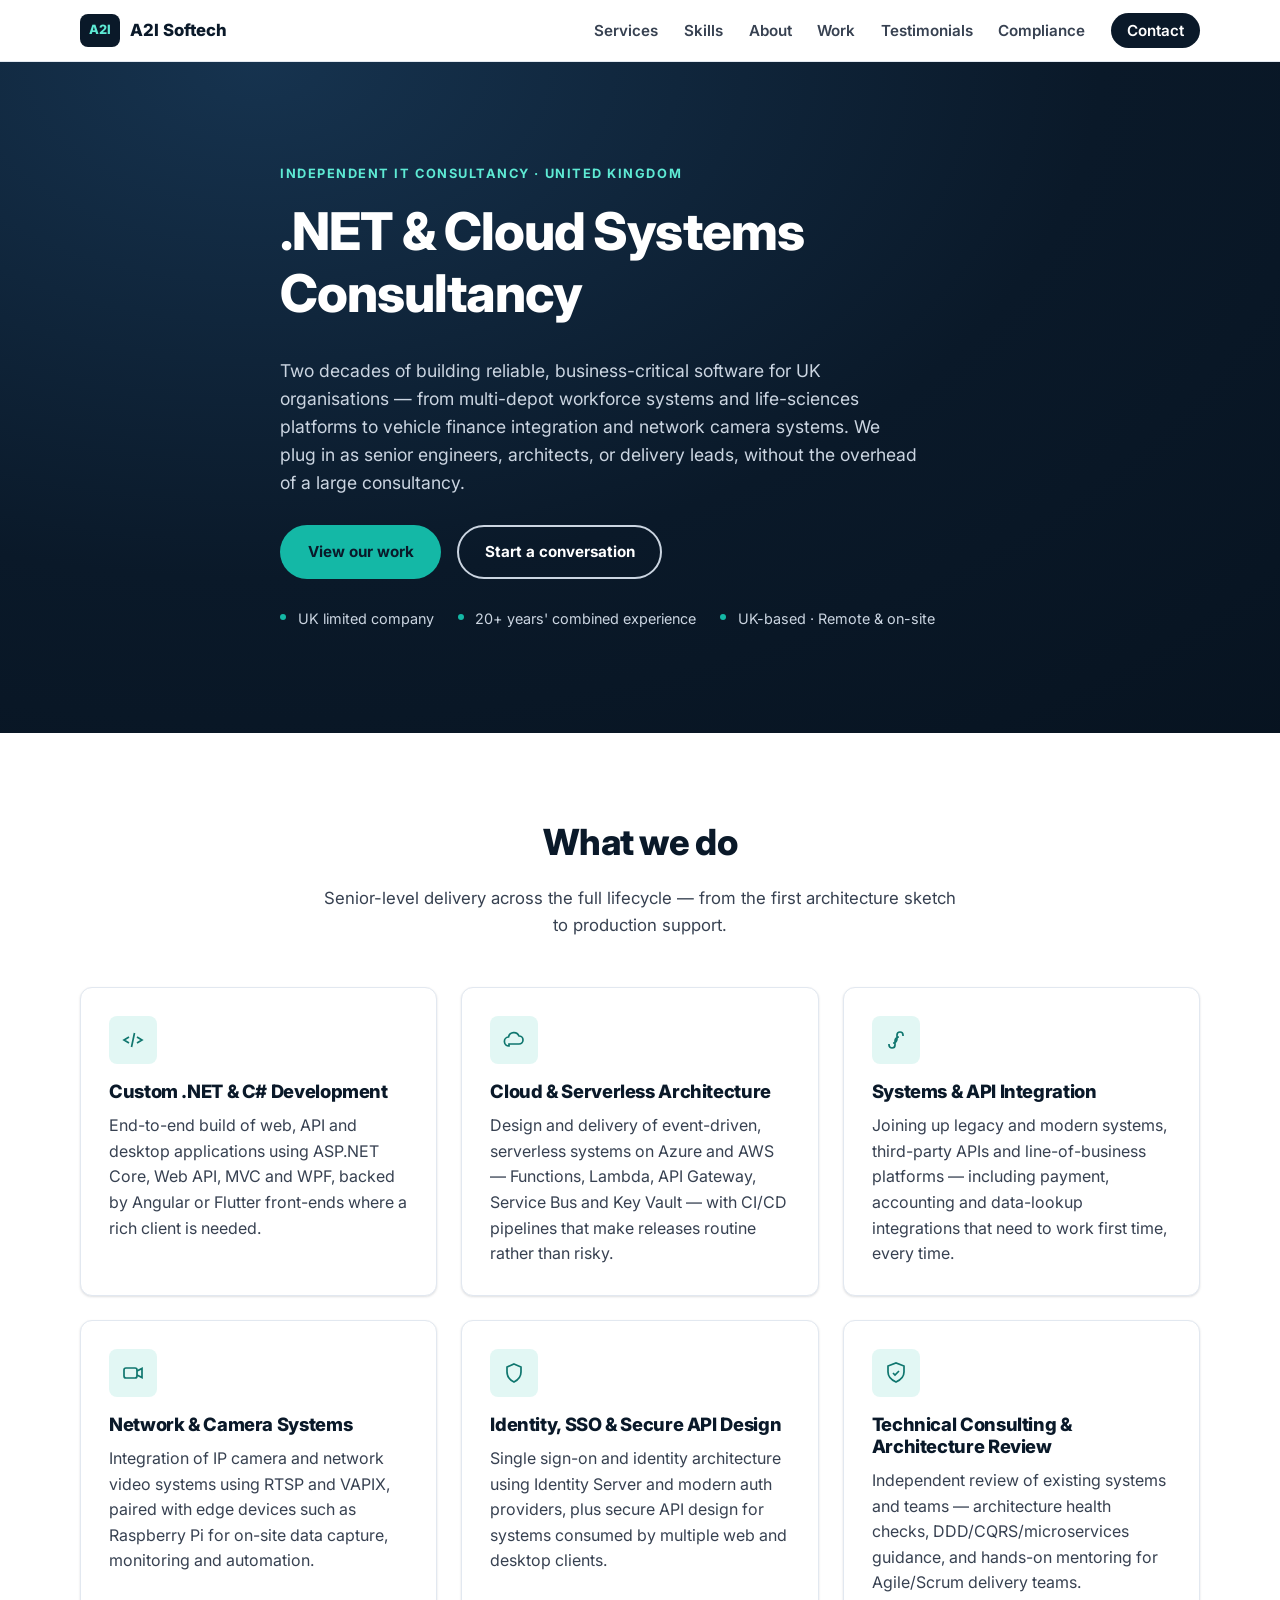
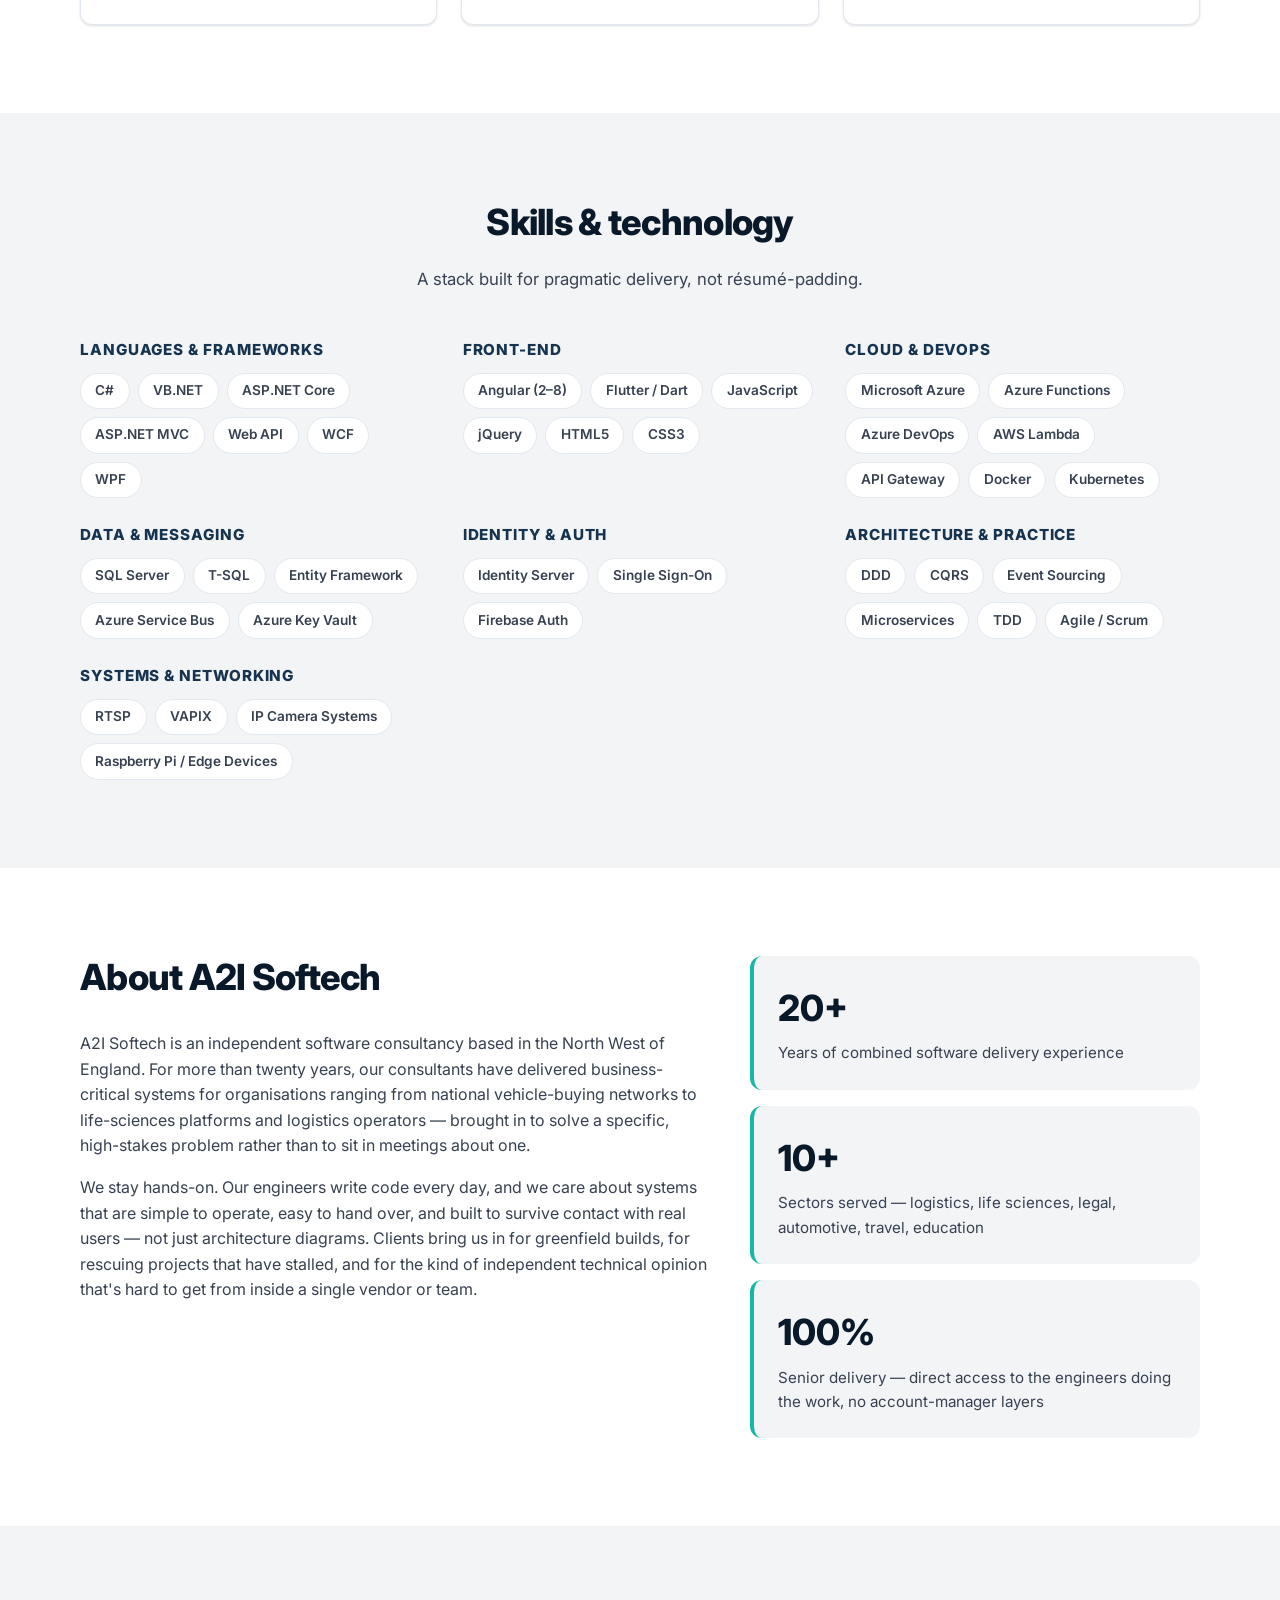
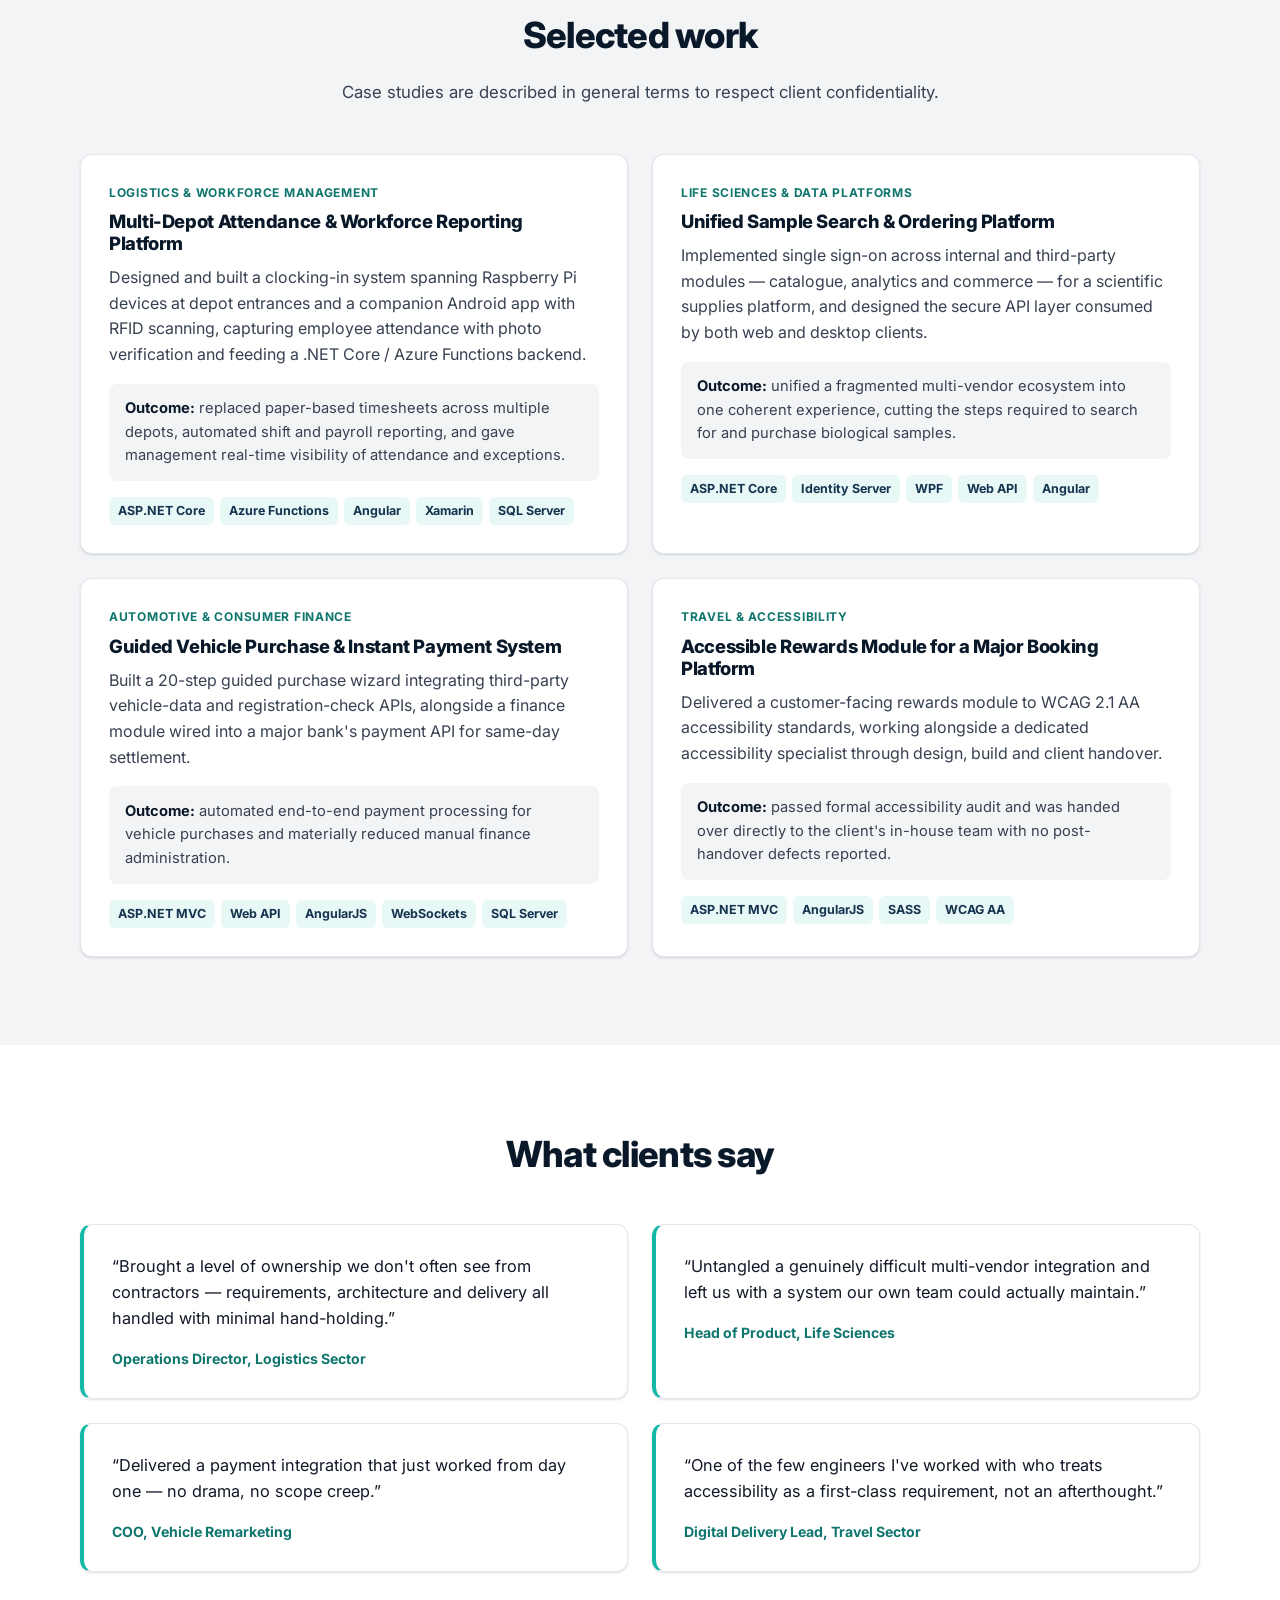
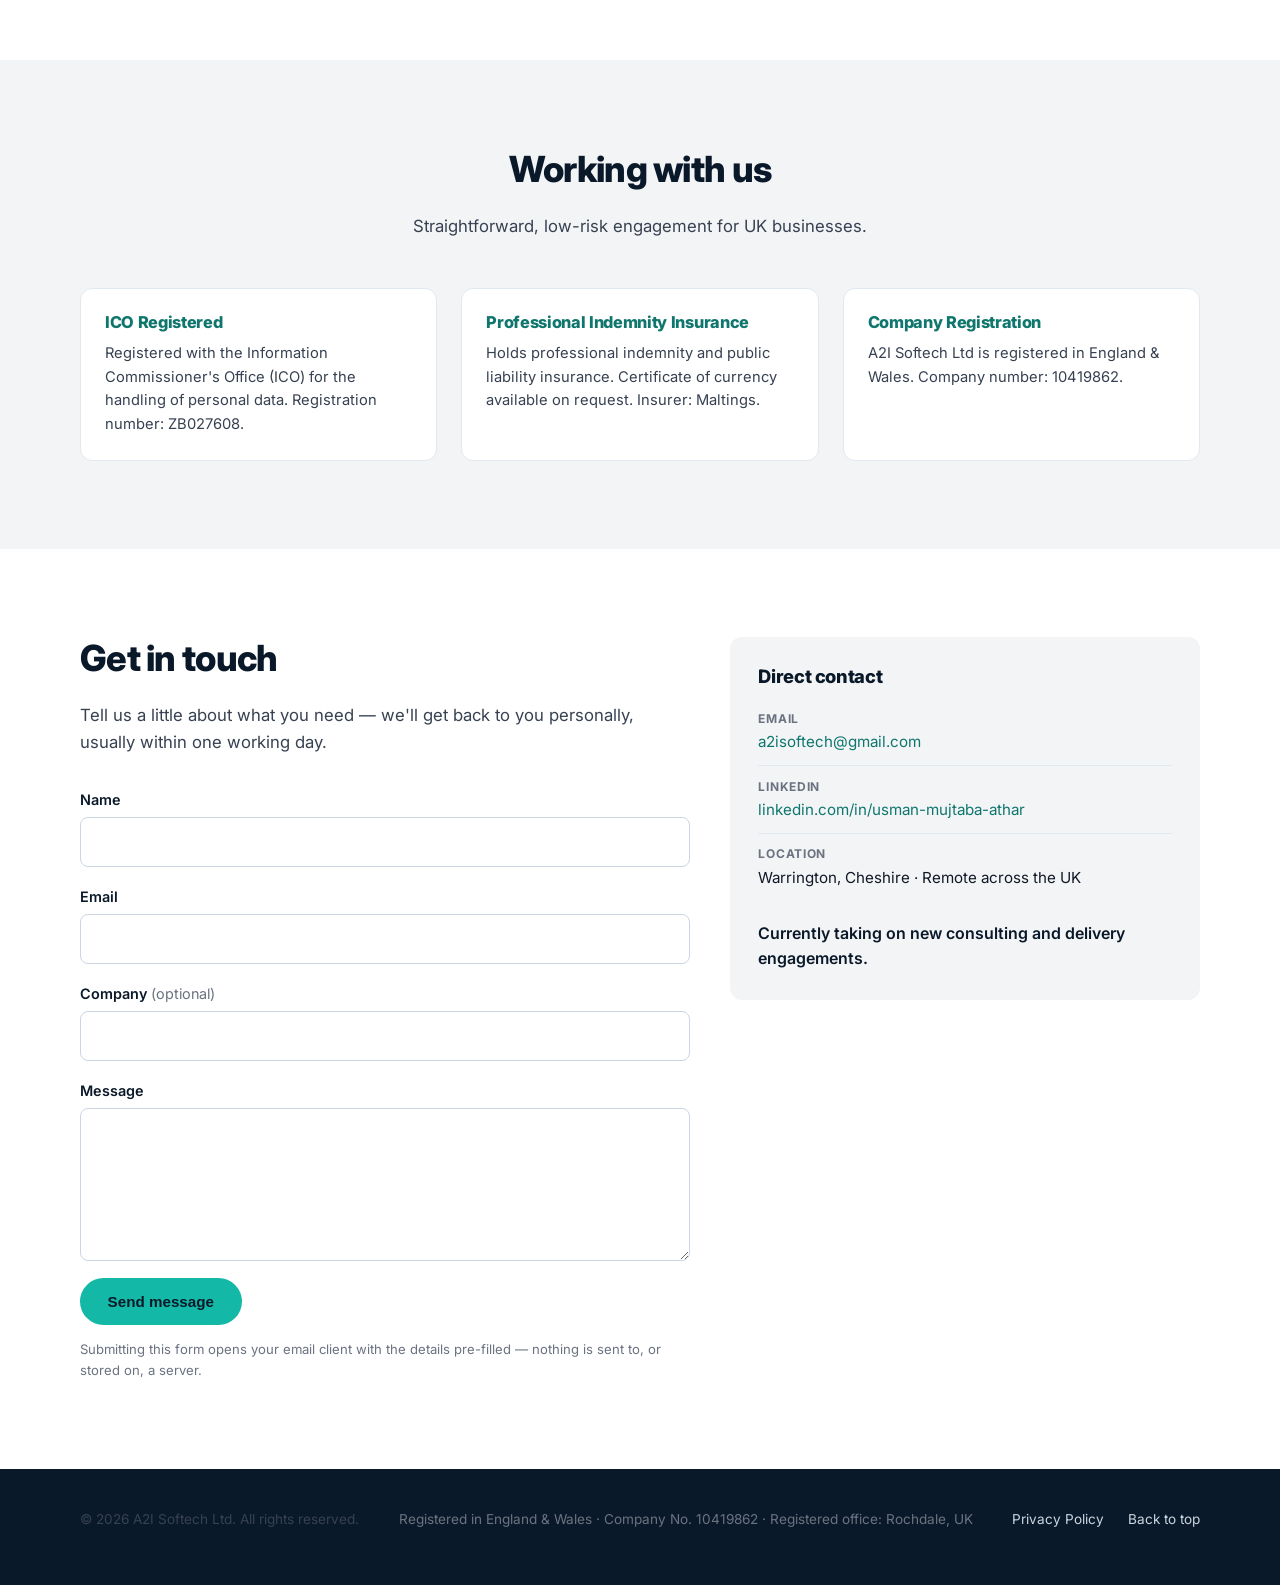
<file: index.html>
<!DOCTYPE html>
<html lang="en-GB">
<head>
<meta charset="UTF-8">
<meta name="viewport" content="width=device-width, initial-scale=1.0">
<title>A2I Softech | .NET &amp; Cloud Systems Consultancy, UK</title>
<meta name="description" content="A2I Softech is an independent UK IT consultancy specialising in .NET development, cloud &amp; serverless architecture, systems integration and network/camera systems.">
<meta name="author" content="A2I Softech">

<!-- Open Graph -->
<meta property="og:type" content="website">
<meta property="og:title" content="A2I Softech | .NET & Cloud Systems Consultancy, UK">
<meta property="og:description" content="Independent UK IT consultancy: .NET development, cloud & serverless architecture, systems integration, network/camera systems and technical consulting. 20+ years' combined delivery experience.">
<meta property="og:url" content="https://a2isoftech.com/">
<meta property="og:locale" content="en_GB">

<!-- Twitter -->
<meta name="twitter:card" content="summary">
<meta name="twitter:title" content="A2I Softech | .NET & Cloud Systems Consultancy, UK">
<meta name="twitter:description" content="Independent UK IT consultancy: .NET development, cloud & serverless architecture, systems integration, network/camera systems and technical consulting.">

<link rel="icon" href="data:image/svg+xml,%3Csvg xmlns='http://www.w3.org/2000/svg' viewBox='0 0 64 64'%3E%3Crect width='64' height='64' rx='12' fill='%230b1e33'/%3E%3Ctext x='32' y='42' font-family='Arial, sans-serif' font-size='28' font-weight='700' fill='%2314b8a6' text-anchor='middle'%3EA2%3C/text%3E%3C/svg%3E">

<link rel="preconnect" href="https://fonts.googleapis.com">
<link rel="preconnect" href="https://fonts.gstatic.com" crossorigin>
<link href="https://fonts.googleapis.com/css2?family=Inter:wght@400;500;600;700;800&display=swap" rel="stylesheet">

<link rel="stylesheet" href="style.css">
</head>
<body>

<a class="skip-link" href="#main">Skip to content</a>

<header class="site-header" id="top">
  <div class="container header-inner">
    <a href="#top" class="logo" aria-label="A2I Softech — home">
      <span class="logo-mark" aria-hidden="true">A2I</span>
      <span class="logo-text">A2I Softech</span>
    </a>

    <nav class="main-nav" id="main-nav" aria-label="Primary">
      <ul>
        <li><a href="#services">Services</a></li>
        <li><a href="#skills">Skills</a></li>
        <li><a href="#about">About</a></li>
        <li><a href="#portfolio">Work</a></li>
        <li><a href="#testimonials">Testimonials</a></li>
        <li><a href="#trust">Compliance</a></li>
        <li><a href="#contact" class="nav-cta">Contact</a></li>
      </ul>
    </nav>

    <button class="nav-toggle" id="nav-toggle" aria-controls="main-nav" aria-expanded="false">
      <span class="sr-only">Toggle navigation menu</span>
      <span class="nav-toggle-bar" aria-hidden="true"></span>
    </button>
  </div>
</header>

<main id="main">

  <!-- HERO -->
  <section class="hero">
    <div class="container hero-inner">
      <p class="eyebrow" data-animate>Independent IT Consultancy · United Kingdom</p>
      <h1 data-animate>.NET &amp; Cloud Systems Consultancy</h1>
      <p class="hero-lede" data-animate>
        Two decades of building reliable, business-critical software for UK organisations — from
        multi-depot workforce systems and life-sciences platforms to vehicle finance integration
        and network camera systems. We plug in as senior engineers, architects, or delivery leads,
        without the overhead of a large consultancy.
      </p>
      <div class="hero-actions" data-animate>
        <a href="#portfolio" class="btn btn-primary">View our work</a>
        <a href="#contact" class="btn btn-ghost">Start a conversation</a>
      </div>
      <ul class="hero-meta" data-animate>
        <li>UK limited company</li>
        <li>20+ years' combined experience</li>
        <li>UK-based · Remote &amp; on-site</li>
      </ul>
    </div>
  </section>

  <!-- SERVICES -->
  <section id="services" class="section">
    <div class="container">
      <div class="section-head" data-animate>
        <h2>What we do</h2>
        <p>Senior-level delivery across the full lifecycle — from the first architecture sketch to production support.</p>
      </div>

      <div class="grid services-grid">

        <article class="card" data-animate>
          <span class="card-icon" aria-hidden="true">
            <svg viewBox="0 0 24 24" fill="none" stroke="currentColor" stroke-width="1.7"><path d="M8 9l-5 3 5 3M16 9l5 3-5 3M13.5 5l-3 14"/></svg>
          </span>
          <h3>Custom .NET &amp; C# Development</h3>
          <p>End-to-end build of web, API and desktop applications using ASP.NET Core, Web API, MVC
            and WPF, backed by Angular or Flutter front-ends where a rich client is needed.</p>
        </article>

        <article class="card" data-animate>
          <span class="card-icon" aria-hidden="true">
            <svg viewBox="0 0 24 24" fill="none" stroke="currentColor" stroke-width="1.7"><path d="M7 18a4.5 4.5 0 01-.5-8.98A5.5 5.5 0 0117 8a4 4 0 010 8H7z"/></svg>
          </span>
          <h3>Cloud &amp; Serverless Architecture</h3>
          <p>Design and delivery of event-driven, serverless systems on Azure and AWS — Functions,
            Lambda, API Gateway, Service Bus and Key Vault — with CI/CD pipelines that make releases
            routine rather than risky.</p>
        </article>

        <article class="card" data-animate>
          <span class="card-icon" aria-hidden="true">
            <svg viewBox="0 0 24 24" fill="none" stroke="currentColor" stroke-width="1.7"><path d="M9 15a4 4 0 004-4V7a3 3 0 116 0v1M15 9a4 4 0 00-4 4v4a3 3 0 11-6 0v-1"/></svg>
          </span>
          <h3>Systems &amp; API Integration</h3>
          <p>Joining up legacy and modern systems, third-party APIs and line-of-business platforms —
            including payment, accounting and data-lookup integrations that need to work first time,
            every time.</p>
        </article>

        <article class="card" data-animate>
          <span class="card-icon" aria-hidden="true">
            <svg viewBox="0 0 24 24" fill="none" stroke="currentColor" stroke-width="1.7"><rect x="3" y="7" width="13" height="10" rx="2"/><path d="M16 10l5-2.5v9L16 14"/></svg>
          </span>
          <h3>Network &amp; Camera Systems</h3>
          <p>Integration of IP camera and network video systems using RTSP and VAPIX, paired with
            edge devices such as Raspberry Pi for on-site data capture, monitoring and automation.</p>
        </article>

        <article class="card" data-animate>
          <span class="card-icon" aria-hidden="true">
            <svg viewBox="0 0 24 24" fill="none" stroke="currentColor" stroke-width="1.7"><path d="M12 3l7 3v5c0 4.5-3 8-7 10-4-2-7-5.5-7-10V6l7-3z"/></svg>
          </span>
          <h3>Identity, SSO &amp; Secure API Design</h3>
          <p>Single sign-on and identity architecture using Identity Server and modern auth
            providers, plus secure API design for systems consumed by multiple web and desktop
            clients.</p>
        </article>

        <article class="card" data-animate>
          <span class="card-icon" aria-hidden="true">
            <svg viewBox="0 0 24 24" fill="none" stroke="currentColor" stroke-width="1.7"><path d="M12 21c-4.5-2-8-5.5-8-10V5l8-3 8 3v6c0 4.5-3.5 8-8 10z"/><path d="M9 12l2 2 4-4"/></svg>
          </span>
          <h3>Technical Consulting &amp; Architecture Review</h3>
          <p>Independent review of existing systems and teams — architecture health checks,
            DDD/CQRS/microservices guidance, and hands-on mentoring for Agile/Scrum delivery teams.</p>
        </article>

      </div>
    </div>
  </section>

  <!-- SKILLS -->
  <section id="skills" class="section section-alt">
    <div class="container">
      <div class="section-head" data-animate>
        <h2>Skills &amp; technology</h2>
        <p>A stack built for pragmatic delivery, not résumé-padding.</p>
      </div>

      <div class="skills-groups">
        <div class="skills-group" data-animate>
          <h3>Languages &amp; Frameworks</h3>
          <ul class="badge-list">
            <li>C#</li><li>VB.NET</li><li>ASP.NET Core</li><li>ASP.NET MVC</li><li>Web API</li><li>WCF</li><li>WPF</li>
          </ul>
        </div>
        <div class="skills-group" data-animate>
          <h3>Front-End</h3>
          <ul class="badge-list">
            <li>Angular (2–8)</li><li>Flutter / Dart</li><li>JavaScript</li><li>jQuery</li><li>HTML5</li><li>CSS3</li>
          </ul>
        </div>
        <div class="skills-group" data-animate>
          <h3>Cloud &amp; DevOps</h3>
          <ul class="badge-list">
            <li>Microsoft Azure</li><li>Azure Functions</li><li>Azure DevOps</li><li>AWS Lambda</li><li>API Gateway</li><li>Docker</li><li>Kubernetes</li>
          </ul>
        </div>
        <div class="skills-group" data-animate>
          <h3>Data &amp; Messaging</h3>
          <ul class="badge-list">
            <li>SQL Server</li><li>T-SQL</li><li>Entity Framework</li><li>Azure Service Bus</li><li>Azure Key Vault</li>
          </ul>
        </div>
        <div class="skills-group" data-animate>
          <h3>Identity &amp; Auth</h3>
          <ul class="badge-list">
            <li>Identity Server</li><li>Single Sign-On</li><li>Firebase Auth</li>
          </ul>
        </div>
        <div class="skills-group" data-animate>
          <h3>Architecture &amp; Practice</h3>
          <ul class="badge-list">
            <li>DDD</li><li>CQRS</li><li>Event Sourcing</li><li>Microservices</li><li>TDD</li><li>Agile / Scrum</li>
          </ul>
        </div>
        <div class="skills-group" data-animate>
          <h3>Systems &amp; Networking</h3>
          <ul class="badge-list">
            <li>RTSP</li><li>VAPIX</li><li>IP Camera Systems</li><li>Raspberry Pi / Edge Devices</li>
          </ul>
        </div>
      </div>
    </div>
  </section>

  <!-- ABOUT -->
  <section id="about" class="section">
    <div class="container about-grid">
      <div class="about-copy" data-animate>
        <div class="section-head section-head-left">
          <h2>About A2I Softech</h2>
        </div>
        <p>A2I Softech is an independent software consultancy based in the North West of England.
          For more than twenty years, our consultants have delivered business-critical systems for
          organisations ranging from national vehicle-buying networks to life-sciences platforms
          and logistics operators — brought in to solve a specific, high-stakes problem rather than
          to sit in meetings about one.</p>
        <p>We stay hands-on. Our engineers write code every day, and we care about systems that are
          simple to operate, easy to hand over, and built to survive contact with real users — not
          just architecture diagrams. Clients bring us in for greenfield builds, for rescuing
          projects that have stalled, and for the kind of independent technical opinion that's hard
          to get from inside a single vendor or team.</p>
      </div>
      <div class="about-stats" data-animate>
        <div class="stat-card">
          <p class="stat-number">20+</p>
          <p class="stat-label">Years of combined software delivery experience</p>
        </div>
        <div class="stat-card">
          <p class="stat-number">10+</p>
          <p class="stat-label">Sectors served — logistics, life sciences, legal, automotive, travel, education</p>
        </div>
        <div class="stat-card">
          <p class="stat-number">100%</p>
          <p class="stat-label">Senior delivery — direct access to the engineers doing the work, no account-manager layers</p>
        </div>
      </div>
    </div>
  </section>

  <!-- PORTFOLIO -->
  <section id="portfolio" class="section section-alt">
    <div class="container">
      <div class="section-head" data-animate>
        <h2>Selected work</h2>
        <p>Case studies are described in general terms to respect client confidentiality.</p>
      </div>

      <div class="grid portfolio-grid">

        <article class="portfolio-card" data-animate>
          <p class="portfolio-sector">Logistics &amp; Workforce Management</p>
          <h3>Multi-Depot Attendance &amp; Workforce Reporting Platform</h3>
          <p>Designed and built a clocking-in system spanning Raspberry Pi devices at depot
            entrances and a companion Android app with RFID scanning, capturing employee attendance
            with photo verification and feeding a .NET Core / Azure Functions backend.</p>
          <p class="portfolio-outcome"><strong>Outcome:</strong> replaced paper-based timesheets
            across multiple depots, automated shift and payroll reporting, and gave management
            real-time visibility of attendance and exceptions.</p>
          <ul class="tag-list">
            <li>ASP.NET Core</li><li>Azure Functions</li><li>Angular</li><li>Xamarin</li><li>SQL Server</li>
          </ul>
        </article>

        <article class="portfolio-card" data-animate>
          <p class="portfolio-sector">Life Sciences &amp; Data Platforms</p>
          <h3>Unified Sample Search &amp; Ordering Platform</h3>
          <p>Implemented single sign-on across internal and third-party modules — catalogue,
            analytics and commerce — for a scientific supplies platform, and designed the secure API
            layer consumed by both web and desktop clients.</p>
          <p class="portfolio-outcome"><strong>Outcome:</strong> unified a fragmented multi-vendor
            ecosystem into one coherent experience, cutting the steps required to search for and
            purchase biological samples.</p>
          <ul class="tag-list">
            <li>ASP.NET Core</li><li>Identity Server</li><li>WPF</li><li>Web API</li><li>Angular</li>
          </ul>
        </article>

        <article class="portfolio-card" data-animate>
          <p class="portfolio-sector">Automotive &amp; Consumer Finance</p>
          <h3>Guided Vehicle Purchase &amp; Instant Payment System</h3>
          <p>Built a 20-step guided purchase wizard integrating third-party vehicle-data and
            registration-check APIs, alongside a finance module wired into a major bank's payment
            API for same-day settlement.</p>
          <p class="portfolio-outcome"><strong>Outcome:</strong> automated end-to-end payment
            processing for vehicle purchases and materially reduced manual finance administration.</p>
          <ul class="tag-list">
            <li>ASP.NET MVC</li><li>Web API</li><li>AngularJS</li><li>WebSockets</li><li>SQL Server</li>
          </ul>
        </article>

        <article class="portfolio-card" data-animate>
          <p class="portfolio-sector">Travel &amp; Accessibility</p>
          <h3>Accessible Rewards Module for a Major Booking Platform</h3>
          <p>Delivered a customer-facing rewards module to WCAG 2.1 AA accessibility standards,
            working alongside a dedicated accessibility specialist through design, build and client
            handover.</p>
          <p class="portfolio-outcome"><strong>Outcome:</strong> passed formal accessibility audit
            and was handed over directly to the client's in-house team with no post-handover defects
            reported.</p>
          <ul class="tag-list">
            <li>ASP.NET MVC</li><li>AngularJS</li><li>SASS</li><li>WCAG AA</li>
          </ul>
        </article>

      </div>
    </div>
  </section>

  <!-- TESTIMONIALS -->
  <section id="testimonials" class="section">
    <div class="container">
      <div class="section-head" data-animate>
        <h2>What clients say</h2>
      </div>

      <div class="grid testimonials-grid">
        <blockquote class="testimonial-card" data-animate>
          <p>&ldquo;Brought a level of ownership we don't often see from contractors —
            requirements, architecture and delivery all handled with minimal hand-holding.&rdquo;</p>
          <footer>Operations Director, Logistics Sector</footer>
        </blockquote>

        <blockquote class="testimonial-card" data-animate>
          <p>&ldquo;Untangled a genuinely difficult multi-vendor integration and left us with a
            system our own team could actually maintain.&rdquo;</p>
          <footer>Head of Product, Life Sciences</footer>
        </blockquote>

        <blockquote class="testimonial-card" data-animate>
          <p>&ldquo;Delivered a payment integration that just worked from day one — no drama, no
            scope creep.&rdquo;</p>
          <footer>COO, Vehicle Remarketing</footer>
        </blockquote>

        <blockquote class="testimonial-card" data-animate>
          <p>&ldquo;One of the few engineers I've worked with who treats accessibility as a
            first-class requirement, not an afterthought.&rdquo;</p>
          <footer>Digital Delivery Lead, Travel Sector</footer>
        </blockquote>
      </div>
    </div>
  </section>

  <!-- TRUST -->
  <section id="trust" class="section section-alt">
    <div class="container">
      <div class="section-head" data-animate>
        <h2>Working with us</h2>
        <p>Straightforward, low-risk engagement for UK businesses.</p>
      </div>

      <div class="grid trust-grid">
        <div class="trust-card" data-animate>
          <h3>ICO Registered</h3>
          <p>Registered with the Information Commissioner's Office (ICO) for the handling of
            personal data. Registration number: ZB027608.</p>
        </div>
        <div class="trust-card" data-animate>
          <h3>Professional Indemnity Insurance</h3>
          <p>Holds professional indemnity and public liability insurance. Certificate of currency
            available on request. Insurer: Maltings.</p>
        </div>
        <div class="trust-card" data-animate>
          <h3>Company Registration</h3>
          <p>A2I Softech Ltd is registered in England &amp; Wales. Company number: 10419862.</p>
        </div>
      </div>
    </div>
  </section>

  <!-- CONTACT -->
  <section id="contact" class="section">
    <div class="container contact-grid">
      <div class="contact-form-wrap" data-animate>
        <div class="section-head section-head-left">
          <h2>Get in touch</h2>
          <p>Tell us a little about what you need — we'll get back to you personally, usually
            within one working day.</p>
        </div>

        <form id="contact-form" novalidate>
          <div class="form-row">
            <label for="name">Name</label>
            <input type="text" id="name" name="name" autocomplete="name" required>
          </div>
          <div class="form-row">
            <label for="email">Email</label>
            <input type="email" id="email" name="email" autocomplete="email" required>
          </div>
          <div class="form-row">
            <label for="company">Company <span class="optional">(optional)</span></label>
            <input type="text" id="company" name="company" autocomplete="organization">
          </div>
          <div class="form-row">
            <label for="message">Message</label>
            <textarea id="message" name="message" rows="5" required></textarea>
          </div>
          <button type="submit" class="btn btn-primary">Send message</button>
          <p class="form-note" id="form-note">
            Submitting this form opens your email client with the details pre-filled — nothing is
            sent to, or stored on, a server.
          </p>
        </form>
      </div>

      <div class="contact-details" data-animate>
        <h3>Direct contact</h3>
        <ul class="contact-list">
          <li>
            <span class="contact-label">Email</span>
            <a href="mailto:a2isoftech@gmail.com">a2isoftech@gmail.com</a>
          </li>
          <li>
            <span class="contact-label">LinkedIn</span>
            <a href="https://www.linkedin.com/in/usman-mujtaba-athar" target="_blank" rel="noopener noreferrer">linkedin.com/in/usman-mujtaba-athar</a>
          </li>
          <li>
            <span class="contact-label">Location</span>
            <span>Warrington, Cheshire · Remote across the UK</span>
          </li>
        </ul>
        <p class="availability">Currently taking on new consulting and delivery engagements.</p>
      </div>
    </div>
  </section>

</main>

<footer class="site-footer">
  <div class="container footer-inner">
    <p>&copy; <span id="year"></span> A2I Softech Ltd. All rights reserved.</p>
    <p class="footer-legal">
      Registered in England &amp; Wales · Company No. 10419862
      · Registered office: Rochdale, UK
    </p>
    <p class="footer-links">
      <a href="privacy.html">Privacy Policy</a>
      <a href="#top">Back to top</a>
    </p>
  </div>
</footer>

<script src="script.js"></script>
</body>
</html>
</file>
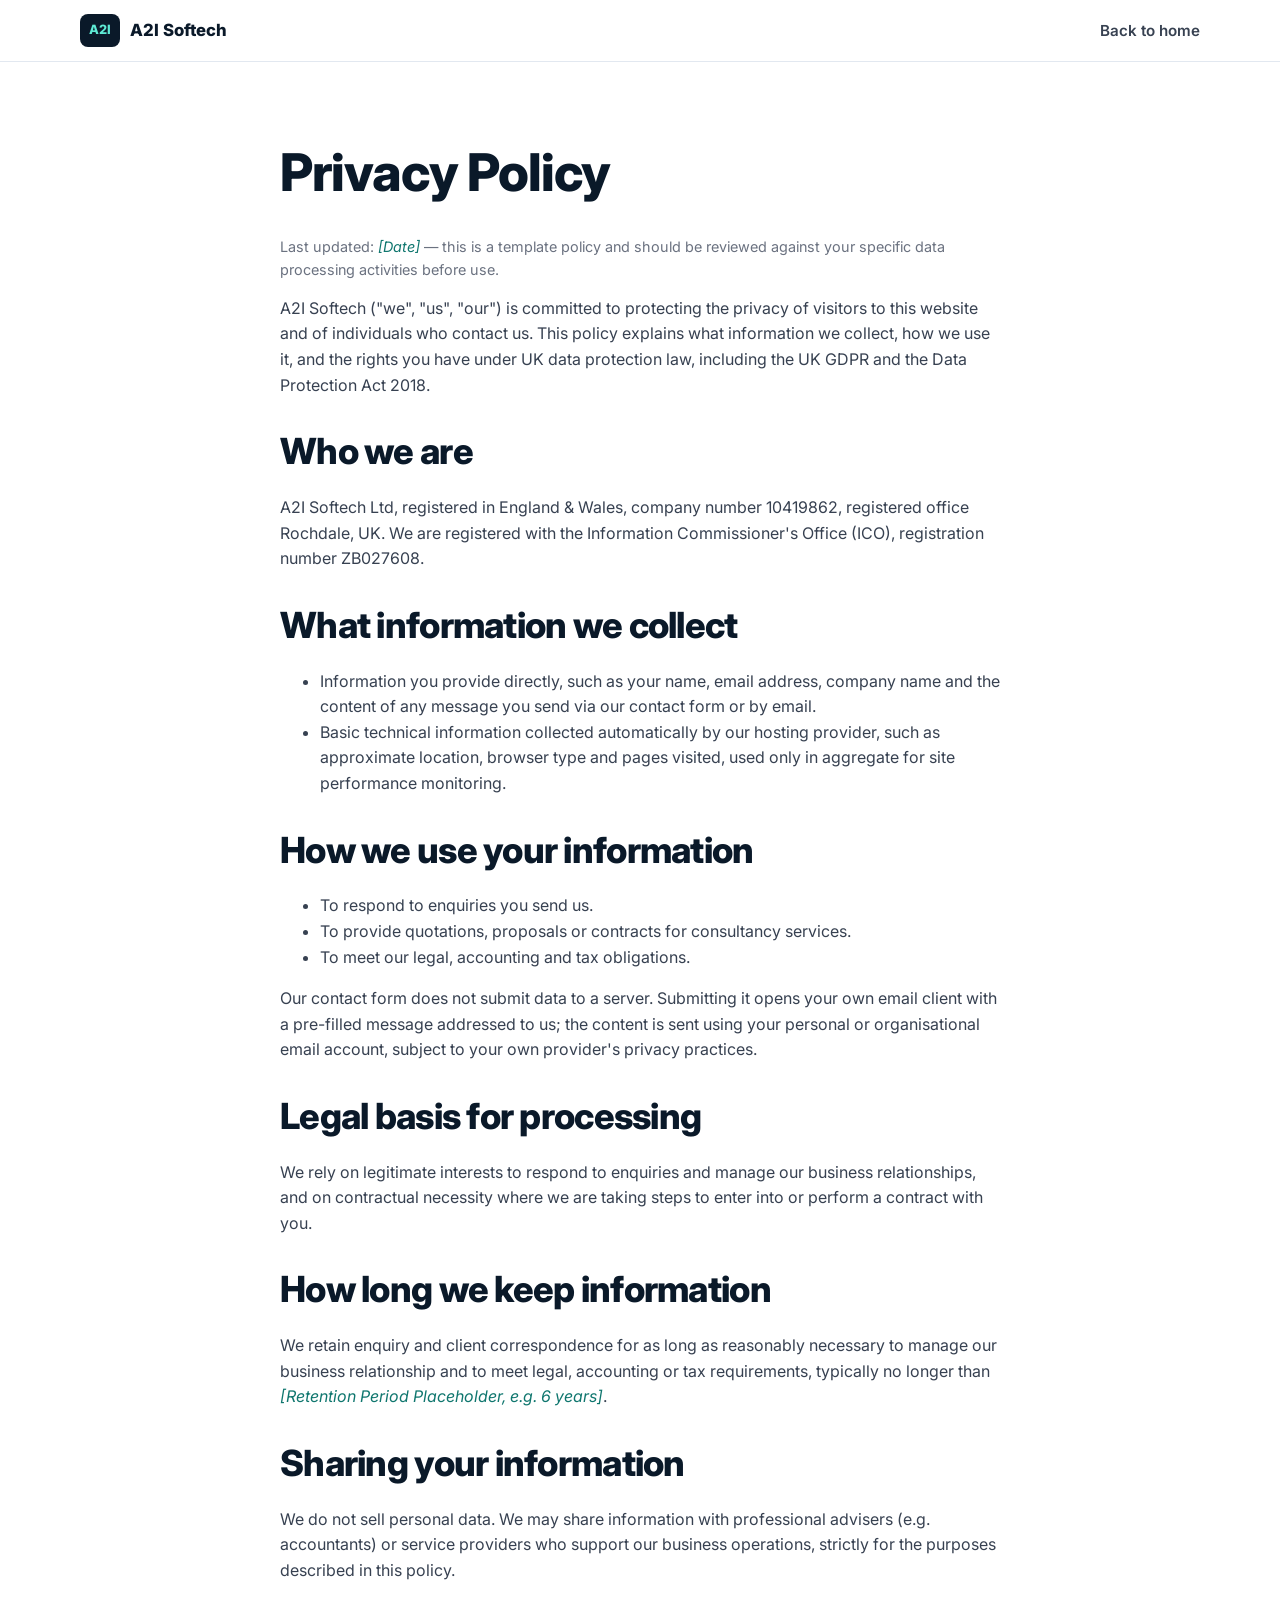
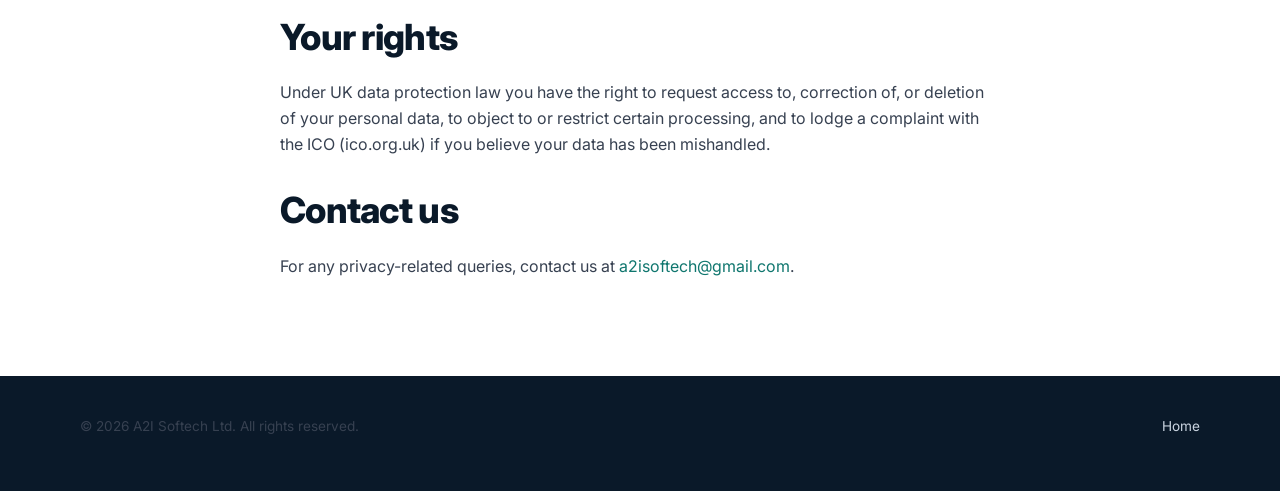
<file: privacy.html>
<!DOCTYPE html>
<html lang="en-GB">
<head>
<meta charset="UTF-8">
<meta name="viewport" content="width=device-width, initial-scale=1.0">
<title>Privacy Policy | A2I Softech</title>
<meta name="description" content="Privacy policy for A2I Softech, an independent UK IT consultancy.">
<meta name="robots" content="noindex">
<link rel="icon" href="data:image/svg+xml,%3Csvg xmlns='http://www.w3.org/2000/svg' viewBox='0 0 64 64'%3E%3Crect width='64' height='64' rx='12' fill='%230b1e33'/%3E%3Ctext x='32' y='42' font-family='Arial, sans-serif' font-size='28' font-weight='700' fill='%2314b8a6' text-anchor='middle'%3EA2%3C/text%3E%3C/svg%3E">
<link rel="preconnect" href="https://fonts.googleapis.com">
<link rel="preconnect" href="https://fonts.gstatic.com" crossorigin>
<link href="https://fonts.googleapis.com/css2?family=Inter:wght@400;500;600;700;800&display=swap" rel="stylesheet">
<link rel="stylesheet" href="style.css">
<style>
  .legal { max-width: 760px; margin: 0 auto; padding-block: clamp(3rem, 7vw, 5rem); }
  .legal h2 { margin-top: 2rem; }
  .legal ul { color: var(--slate-700); }
  .legal .updated { color: var(--slate-500); font-size: 0.9rem; }
</style>
</head>
<body>

<a class="skip-link" href="#main">Skip to content</a>

<header class="site-header">
  <div class="container header-inner">
    <a href="index.html" class="logo" aria-label="A2I Softech — home">
      <span class="logo-mark" aria-hidden="true">A2I</span>
      <span class="logo-text">A2I Softech</span>
    </a>
    <nav class="main-nav" aria-label="Primary">
      <ul>
        <li><a href="index.html">Back to home</a></li>
      </ul>
    </nav>
  </div>
</header>

<main id="main" class="container legal">
  <h1>Privacy Policy</h1>
  <p class="updated">Last updated: <span class="placeholder">[Date]</span> — this is a template policy and should be reviewed against your specific data processing activities before use.</p>

  <p>A2I Softech ("we", "us", "our") is committed to protecting the privacy of visitors to this
    website and of individuals who contact us. This policy explains what information we collect,
    how we use it, and the rights you have under UK data protection law, including the UK GDPR and
    the Data Protection Act 2018.</p>

  <h2>Who we are</h2>
  <p>A2I Softech Ltd, registered in England &amp; Wales, company number 10419862, registered office
    Rochdale, UK. We are registered with the Information Commissioner's Office (ICO), registration
    number ZB027608.</p>

  <h2>What information we collect</h2>
  <ul>
    <li>Information you provide directly, such as your name, email address, company name and the
      content of any message you send via our contact form or by email.</li>
    <li>Basic technical information collected automatically by our hosting provider, such as
      approximate location, browser type and pages visited, used only in aggregate for site
      performance monitoring.</li>
  </ul>

  <h2>How we use your information</h2>
  <ul>
    <li>To respond to enquiries you send us.</li>
    <li>To provide quotations, proposals or contracts for consultancy services.</li>
    <li>To meet our legal, accounting and tax obligations.</li>
  </ul>
  <p>Our contact form does not submit data to a server. Submitting it opens your own email client
    with a pre-filled message addressed to us; the content is sent using your personal or
    organisational email account, subject to your own provider's privacy practices.</p>

  <h2>Legal basis for processing</h2>
  <p>We rely on legitimate interests to respond to enquiries and manage our business relationships,
    and on contractual necessity where we are taking steps to enter into or perform a contract with
    you.</p>

  <h2>How long we keep information</h2>
  <p>We retain enquiry and client correspondence for as long as reasonably necessary to manage our
    business relationship and to meet legal, accounting or tax requirements, typically no longer
    than <span class="placeholder">[Retention Period Placeholder, e.g. 6 years]</span>.</p>

  <h2>Sharing your information</h2>
  <p>We do not sell personal data. We may share information with professional advisers (e.g.
    accountants) or service providers who support our business operations, strictly for the
    purposes described in this policy.</p>

  <h2>Your rights</h2>
  <p>Under UK data protection law you have the right to request access to, correction of, or
    deletion of your personal data, to object to or restrict certain processing, and to lodge a
    complaint with the ICO (ico.org.uk) if you believe your data has been mishandled.</p>

  <h2>Contact us</h2>
  <p>For any privacy-related queries, contact us at
    <a href="mailto:a2isoftech@gmail.com">a2isoftech@gmail.com</a>.</p>
</main>

<footer class="site-footer">
  <div class="container footer-inner">
    <p>&copy; <span id="year"></span> A2I Softech Ltd. All rights reserved.</p>
    <p class="footer-links">
      <a href="index.html">Home</a>
    </p>
  </div>
</footer>

<script>document.getElementById("year").textContent = new Date().getFullYear();</script>
</body>
</html>
</file>
<file: style.css>
/* ==========================================================================
   A2I Softech — Base
   ========================================================================== */

:root {
  --navy-900: #0a1929;
  --navy-800: #0f2942;
  --navy-700: #16334f;
  --slate-900: #111827;
  --slate-700: #374151;
  --slate-500: #6b7280;
  --slate-300: #cbd5e1;
  --slate-200: #e2e8f0;
  --slate-100: #f3f4f6;
  --white: #ffffff;

  --accent: #14b8a6;
  --accent-dark: #0f766e;
  --accent-light: #5eead4;

  --radius: 12px;
  --radius-sm: 8px;
  --max-width: 1160px;
  --transition: 0.25s ease;
  --shadow-sm: 0 1px 2px rgba(10, 25, 41, 0.06), 0 1px 3px rgba(10, 25, 41, 0.08);
  --shadow-md: 0 4px 12px rgba(10, 25, 41, 0.08), 0 2px 4px rgba(10, 25, 41, 0.06);
}

*, *::before, *::after { box-sizing: border-box; }

html {
  scroll-behavior: smooth;
}

@media (prefers-reduced-motion: reduce) {
  html { scroll-behavior: auto; }
  *, *::before, *::after {
    animation-duration: 0.01ms !important;
    animation-iteration-count: 1 !important;
    transition-duration: 0.01ms !important;
    scroll-behavior: auto !important;
  }
}

body {
  margin: 0;
  font-family: 'Inter', system-ui, -apple-system, 'Segoe UI', Roboto, sans-serif;
  color: var(--slate-900);
  background: var(--white);
  line-height: 1.6;
  -webkit-font-smoothing: antialiased;
}

h1, h2, h3, h4 {
  font-weight: 800;
  line-height: 1.2;
  margin: 0 0 0.6em;
  color: var(--navy-900);
  letter-spacing: -0.02em;
}

h1 { font-size: clamp(2rem, 5vw, 3.25rem); }
h2 { font-size: clamp(1.6rem, 3.5vw, 2.25rem); }
h3 { font-size: 1.15rem; }

p { margin: 0 0 1em; color: var(--slate-700); }

a {
  color: var(--accent-dark);
  text-decoration: none;
}
a:hover, a:focus-visible { text-decoration: underline; }

img { max-width: 100%; display: block; }

.container {
  max-width: var(--max-width);
  margin-inline: auto;
  padding-inline: 1.25rem;
}

.sr-only {
  position: absolute;
  width: 1px; height: 1px;
  padding: 0; margin: -1px;
  overflow: hidden;
  clip: rect(0, 0, 0, 0);
  white-space: nowrap;
  border: 0;
}

.skip-link {
  position: absolute;
  left: -999px;
  top: 0;
  background: var(--accent);
  color: var(--navy-900);
  padding: 0.75rem 1.25rem;
  font-weight: 700;
  z-index: 1000;
  border-radius: 0 0 var(--radius-sm) 0;
}
.skip-link:focus {
  left: 0;
}

:focus-visible {
  outline: 3px solid var(--accent);
  outline-offset: 2px;
}

.placeholder {
  color: var(--accent-dark);
  font-style: italic;
}

/* ==========================================================================
   Header / Nav
   ========================================================================== */

.site-header {
  position: sticky;
  top: 0;
  z-index: 500;
  background: rgba(255, 255, 255, 0.9);
  backdrop-filter: blur(8px);
  border-bottom: 1px solid var(--slate-200);
}

.header-inner {
  display: flex;
  align-items: center;
  justify-content: space-between;
  padding-block: 0.85rem;
}

.logo {
  display: flex;
  align-items: center;
  gap: 0.6rem;
  font-weight: 800;
  color: var(--navy-900);
  font-size: 1.05rem;
}
.logo:hover, .logo:focus-visible { text-decoration: none; }

.logo-mark {
  display: inline-flex;
  align-items: center;
  justify-content: center;
  width: 2.5rem;
  height: 2.1rem;
  padding-inline: 0.2rem;
  border-radius: 8px;
  background: var(--navy-900);
  color: var(--accent-light);
  font-size: 0.8rem;
  letter-spacing: -0.02em;
  font-weight: 800;
}

.main-nav ul {
  list-style: none;
  display: flex;
  align-items: center;
  gap: 1.6rem;
  margin: 0;
  padding: 0;
}

.main-nav a {
  color: var(--slate-700);
  font-weight: 600;
  font-size: 0.95rem;
}
.main-nav a:hover, .main-nav a:focus-visible {
  color: var(--navy-900);
  text-decoration: none;
}

.nav-cta {
  background: var(--navy-900);
  color: var(--white) !important;
  padding: 0.5rem 1rem;
  border-radius: 999px;
}
.nav-cta:hover, .nav-cta:focus-visible {
  background: var(--accent-dark);
}

.nav-toggle {
  display: none;
  background: none;
  border: 1px solid var(--slate-300);
  border-radius: var(--radius-sm);
  width: 2.6rem;
  height: 2.6rem;
  position: relative;
  cursor: pointer;
}

.nav-toggle-bar,
.nav-toggle-bar::before,
.nav-toggle-bar::after {
  content: "";
  position: absolute;
  left: 50%;
  width: 1.2rem;
  height: 2px;
  background: var(--navy-900);
  transform: translateX(-50%);
  transition: transform var(--transition), opacity var(--transition);
}
.nav-toggle-bar { top: 50%; margin-top: -1px; }
.nav-toggle-bar::before { top: -6px; }
.nav-toggle-bar::after { top: 6px; }

.nav-toggle[aria-expanded="true"] .nav-toggle-bar { background: transparent; }
.nav-toggle[aria-expanded="true"] .nav-toggle-bar::before { transform: translateX(-50%) rotate(45deg) translateY(6px); }
.nav-toggle[aria-expanded="true"] .nav-toggle-bar::after { transform: translateX(-50%) rotate(-45deg) translateY(-6px); }

@media (max-width: 860px) {
  .nav-toggle { display: inline-flex; align-items: center; justify-content: center; }

  .main-nav {
    position: absolute;
    top: 100%;
    left: 0;
    right: 0;
    background: var(--white);
    border-bottom: 1px solid var(--slate-200);
    box-shadow: var(--shadow-md);
    max-height: 0;
    overflow: hidden;
    transition: max-height var(--transition);
  }
  .main-nav.is-open { max-height: 26rem; }

  .main-nav ul {
    flex-direction: column;
    align-items: stretch;
    gap: 0;
    padding: 0.5rem 1.25rem 1.25rem;
  }
  .main-nav li { border-bottom: 1px solid var(--slate-100); }
  .main-nav a { display: block; padding: 0.85rem 0; }
  .nav-cta { display: inline-block; margin-top: 0.75rem; text-align: center; }
}

/* ==========================================================================
   Buttons
   ========================================================================== */

.btn {
  display: inline-block;
  padding: 0.8rem 1.6rem;
  border-radius: 999px;
  font-weight: 700;
  font-size: 0.95rem;
  cursor: pointer;
  border: 2px solid transparent;
  transition: transform var(--transition), background var(--transition), color var(--transition), border-color var(--transition);
}
.btn:hover { transform: translateY(-2px); text-decoration: none; }

.btn-primary {
  background: var(--accent);
  color: var(--navy-900);
}
.btn-primary:hover, .btn-primary:focus-visible {
  background: var(--accent-dark);
  color: var(--white);
}

.btn-ghost {
  background: transparent;
  border-color: var(--navy-900);
  color: var(--navy-900);
}
.btn-ghost:hover, .btn-ghost:focus-visible {
  background: var(--navy-900);
  color: var(--white);
}

/* ==========================================================================
   Hero
   ========================================================================== */

.hero {
  background: radial-gradient(120% 140% at 20% 0%, var(--navy-700) 0%, var(--navy-900) 55%, #071320 100%);
  color: var(--white);
  padding-block: clamp(3.5rem, 8vw, 6.5rem);
}

.hero-inner { max-width: 760px; }

.eyebrow {
  text-transform: uppercase;
  letter-spacing: 0.12em;
  font-size: 0.8rem;
  font-weight: 700;
  color: var(--accent-light);
  margin-bottom: 1rem;
}

.hero h1 { color: var(--white); }

.hero-lede {
  color: var(--slate-300);
  font-size: 1.1rem;
  max-width: 640px;
}

.hero-actions {
  display: flex;
  flex-wrap: wrap;
  gap: 1rem;
  margin: 1.75rem 0;
}

.hero .btn-ghost {
  border-color: var(--slate-300);
  color: var(--white);
}
.hero .btn-ghost:hover, .hero .btn-ghost:focus-visible {
  background: var(--white);
  color: var(--navy-900);
  border-color: var(--white);
}

.hero-meta {
  list-style: none;
  display: flex;
  flex-wrap: wrap;
  gap: 0.6rem 1.5rem;
  padding: 0;
  margin: 1.5rem 0 0;
  font-size: 0.9rem;
  color: var(--slate-300);
}
.hero-meta li {
  position: relative;
  padding-left: 1.1rem;
}
.hero-meta li::before {
  content: "";
  position: absolute;
  left: 0;
  top: 0.5em;
  width: 6px;
  height: 6px;
  border-radius: 50%;
  background: var(--accent);
}

/* ==========================================================================
   Sections
   ========================================================================== */

.section {
  padding-block: clamp(3rem, 7vw, 5.5rem);
}
.section-alt {
  background: var(--slate-100);
}

.section-head {
  max-width: 640px;
  margin: 0 auto 3rem;
  text-align: center;
}
.section-head-left {
  text-align: left;
  margin: 0 0 2rem;
}
.section-head p { font-size: 1.05rem; }

.grid {
  display: grid;
  gap: 1.5rem;
}

/* ==========================================================================
   Services
   ========================================================================== */

.services-grid {
  grid-template-columns: 1fr;
}
@media (min-width: 640px) {
  .services-grid { grid-template-columns: repeat(2, 1fr); }
}
@media (min-width: 1024px) {
  .services-grid { grid-template-columns: repeat(3, 1fr); }
}

.card {
  background: var(--white);
  border: 1px solid var(--slate-200);
  border-radius: var(--radius);
  padding: 1.75rem;
  box-shadow: var(--shadow-sm);
  transition: transform var(--transition), box-shadow var(--transition);
}
.card:hover {
  transform: translateY(-4px);
  box-shadow: var(--shadow-md);
}

.card-icon {
  display: inline-flex;
  align-items: center;
  justify-content: center;
  width: 3rem;
  height: 3rem;
  border-radius: var(--radius-sm);
  background: rgba(20, 184, 166, 0.12);
  color: var(--accent-dark);
  margin-bottom: 1rem;
}
.card-icon svg { width: 1.5rem; height: 1.5rem; }

.card p:last-child { margin-bottom: 0; }

/* ==========================================================================
   Skills
   ========================================================================== */

.skills-groups {
  display: grid;
  gap: 1.75rem;
  grid-template-columns: 1fr;
}
@media (min-width: 640px) {
  .skills-groups { grid-template-columns: repeat(2, 1fr); }
}
@media (min-width: 1024px) {
  .skills-groups { grid-template-columns: repeat(3, 1fr); }
}

.skills-group h3 {
  font-size: 0.95rem;
  text-transform: uppercase;
  letter-spacing: 0.06em;
  color: var(--navy-700);
  margin-bottom: 0.85rem;
}

.badge-list {
  list-style: none;
  display: flex;
  flex-wrap: wrap;
  gap: 0.5rem;
  padding: 0;
  margin: 0;
}
.badge-list li {
  background: var(--white);
  border: 1px solid var(--slate-200);
  border-radius: 999px;
  padding: 0.4rem 0.9rem;
  font-size: 0.85rem;
  font-weight: 600;
  color: var(--slate-700);
}

/* ==========================================================================
   About
   ========================================================================== */

.about-grid {
  display: grid;
  gap: 2.5rem;
  grid-template-columns: 1fr;
}
@media (min-width: 860px) {
  .about-grid { grid-template-columns: 1.4fr 1fr; align-items: start; }
}

.about-stats {
  display: grid;
  gap: 1rem;
}

.stat-card {
  background: var(--slate-100);
  border-radius: var(--radius);
  padding: 1.5rem;
  border-left: 4px solid var(--accent);
}
.stat-number {
  font-size: 2.25rem;
  font-weight: 800;
  color: var(--navy-900);
  margin: 0 0 0.25rem;
}
.stat-label {
  margin: 0;
  color: var(--slate-700);
  font-size: 0.95rem;
}

/* ==========================================================================
   Portfolio
   ========================================================================== */

.portfolio-grid {
  grid-template-columns: 1fr;
}
@media (min-width: 760px) {
  .portfolio-grid { grid-template-columns: repeat(2, 1fr); }
}

.portfolio-card {
  background: var(--white);
  border: 1px solid var(--slate-200);
  border-radius: var(--radius);
  padding: 1.75rem;
  box-shadow: var(--shadow-sm);
  transition: transform var(--transition), box-shadow var(--transition);
}
.portfolio-card:hover {
  transform: translateY(-4px);
  box-shadow: var(--shadow-md);
}

.portfolio-sector {
  text-transform: uppercase;
  letter-spacing: 0.06em;
  font-size: 0.75rem;
  font-weight: 700;
  color: var(--accent-dark);
  margin-bottom: 0.5rem;
}

.portfolio-outcome {
  background: var(--slate-100);
  border-radius: var(--radius-sm);
  padding: 0.85rem 1rem;
  font-size: 0.92rem;
}
.portfolio-outcome strong { color: var(--navy-900); }

.tag-list {
  list-style: none;
  display: flex;
  flex-wrap: wrap;
  gap: 0.4rem;
  padding: 0;
  margin: 1rem 0 0;
}
.tag-list li {
  font-size: 0.78rem;
  font-weight: 700;
  color: var(--navy-700);
  background: rgba(20, 184, 166, 0.1);
  border-radius: 6px;
  padding: 0.25rem 0.55rem;
}

/* ==========================================================================
   Testimonials
   ========================================================================== */

.testimonials-grid {
  grid-template-columns: 1fr;
}
@media (min-width: 640px) {
  .testimonials-grid { grid-template-columns: repeat(2, 1fr); }
}

.testimonial-card {
  margin: 0;
  background: var(--white);
  border: 1px solid var(--slate-200);
  border-left: 4px solid var(--accent);
  border-radius: var(--radius);
  padding: 1.75rem;
  box-shadow: var(--shadow-sm);
}
.testimonial-card p {
  font-size: 1.02rem;
  color: var(--slate-900);
}
.testimonial-card footer {
  font-size: 0.88rem;
  font-weight: 700;
  color: var(--accent-dark);
}

/* ==========================================================================
   Trust / IR35
   ========================================================================== */

.trust-grid {
  grid-template-columns: 1fr;
}
@media (min-width: 640px) {
  .trust-grid { grid-template-columns: repeat(2, 1fr); }
}
@media (min-width: 860px) {
  .trust-grid { grid-template-columns: repeat(3, 1fr); }
}

.trust-card {
  background: var(--white);
  border: 1px solid var(--slate-200);
  border-radius: var(--radius);
  padding: 1.5rem;
}
.trust-card h3 { font-size: 1.02rem; color: var(--accent-dark); }
.trust-card p { font-size: 0.92rem; margin-bottom: 0; }

/* ==========================================================================
   Contact
   ========================================================================== */

.contact-grid {
  display: grid;
  gap: 2.5rem;
  grid-template-columns: 1fr;
}
@media (min-width: 860px) {
  .contact-grid { grid-template-columns: 1.3fr 1fr; }
}

.form-row {
  margin-bottom: 1.1rem;
  display: flex;
  flex-direction: column;
}
.form-row label {
  font-weight: 600;
  font-size: 0.9rem;
  margin-bottom: 0.4rem;
  color: var(--navy-900);
}
.optional {
  font-weight: 400;
  color: var(--slate-500);
}

input, textarea {
  font: inherit;
  padding: 0.7rem 0.9rem;
  border: 1px solid var(--slate-300);
  border-radius: var(--radius-sm);
  background: var(--white);
  color: var(--slate-900);
  transition: border-color var(--transition), box-shadow var(--transition);
}
input:focus, textarea:focus {
  border-color: var(--accent);
  box-shadow: 0 0 0 3px rgba(20, 184, 166, 0.2);
  outline: none;
}

.form-note {
  font-size: 0.82rem;
  color: var(--slate-500);
  margin-top: 0.9rem;
  margin-bottom: 0;
}

.contact-details {
  background: var(--slate-100);
  border-radius: var(--radius);
  padding: 1.75rem;
  height: fit-content;
}
.contact-list {
  list-style: none;
  padding: 0;
  margin: 0 0 1.25rem;
}
.contact-list li {
  display: flex;
  flex-direction: column;
  gap: 0.15rem;
  padding: 0.65rem 0;
  border-bottom: 1px solid var(--slate-200);
  font-size: 0.95rem;
}
.contact-list li:last-child { border-bottom: none; }
.contact-label {
  font-size: 0.75rem;
  text-transform: uppercase;
  letter-spacing: 0.06em;
  font-weight: 700;
  color: var(--slate-500);
}
.availability {
  font-weight: 600;
  color: var(--navy-900);
  margin-bottom: 0;
}

/* ==========================================================================
   Footer
   ========================================================================== */

.site-footer {
  background: var(--navy-900);
  color: var(--slate-300);
  padding-block: 2.5rem;
}
.footer-inner {
  display: flex;
  flex-direction: column;
  gap: 0.5rem;
  font-size: 0.85rem;
  text-align: center;
}
.footer-legal { color: var(--slate-500); }
.footer-links {
  display: flex;
  justify-content: center;
  gap: 1.5rem;
  margin-top: 0.5rem;
}
.footer-links a {
  color: var(--slate-300);
}
.footer-links a:hover, .footer-links a:focus-visible { color: var(--accent-light); }

@media (min-width: 640px) {
  .footer-inner { text-align: left; flex-direction: row; align-items: center; justify-content: space-between; }
  .footer-links { margin-top: 0; }
}

/* ==========================================================================
   Scroll reveal animation
   ========================================================================== */

[data-animate] {
  opacity: 0;
  transform: translateY(18px);
  transition: opacity 0.6s ease, transform 0.6s ease;
}
[data-animate].in-view {
  opacity: 1;
  transform: translateY(0);
}
</file>
